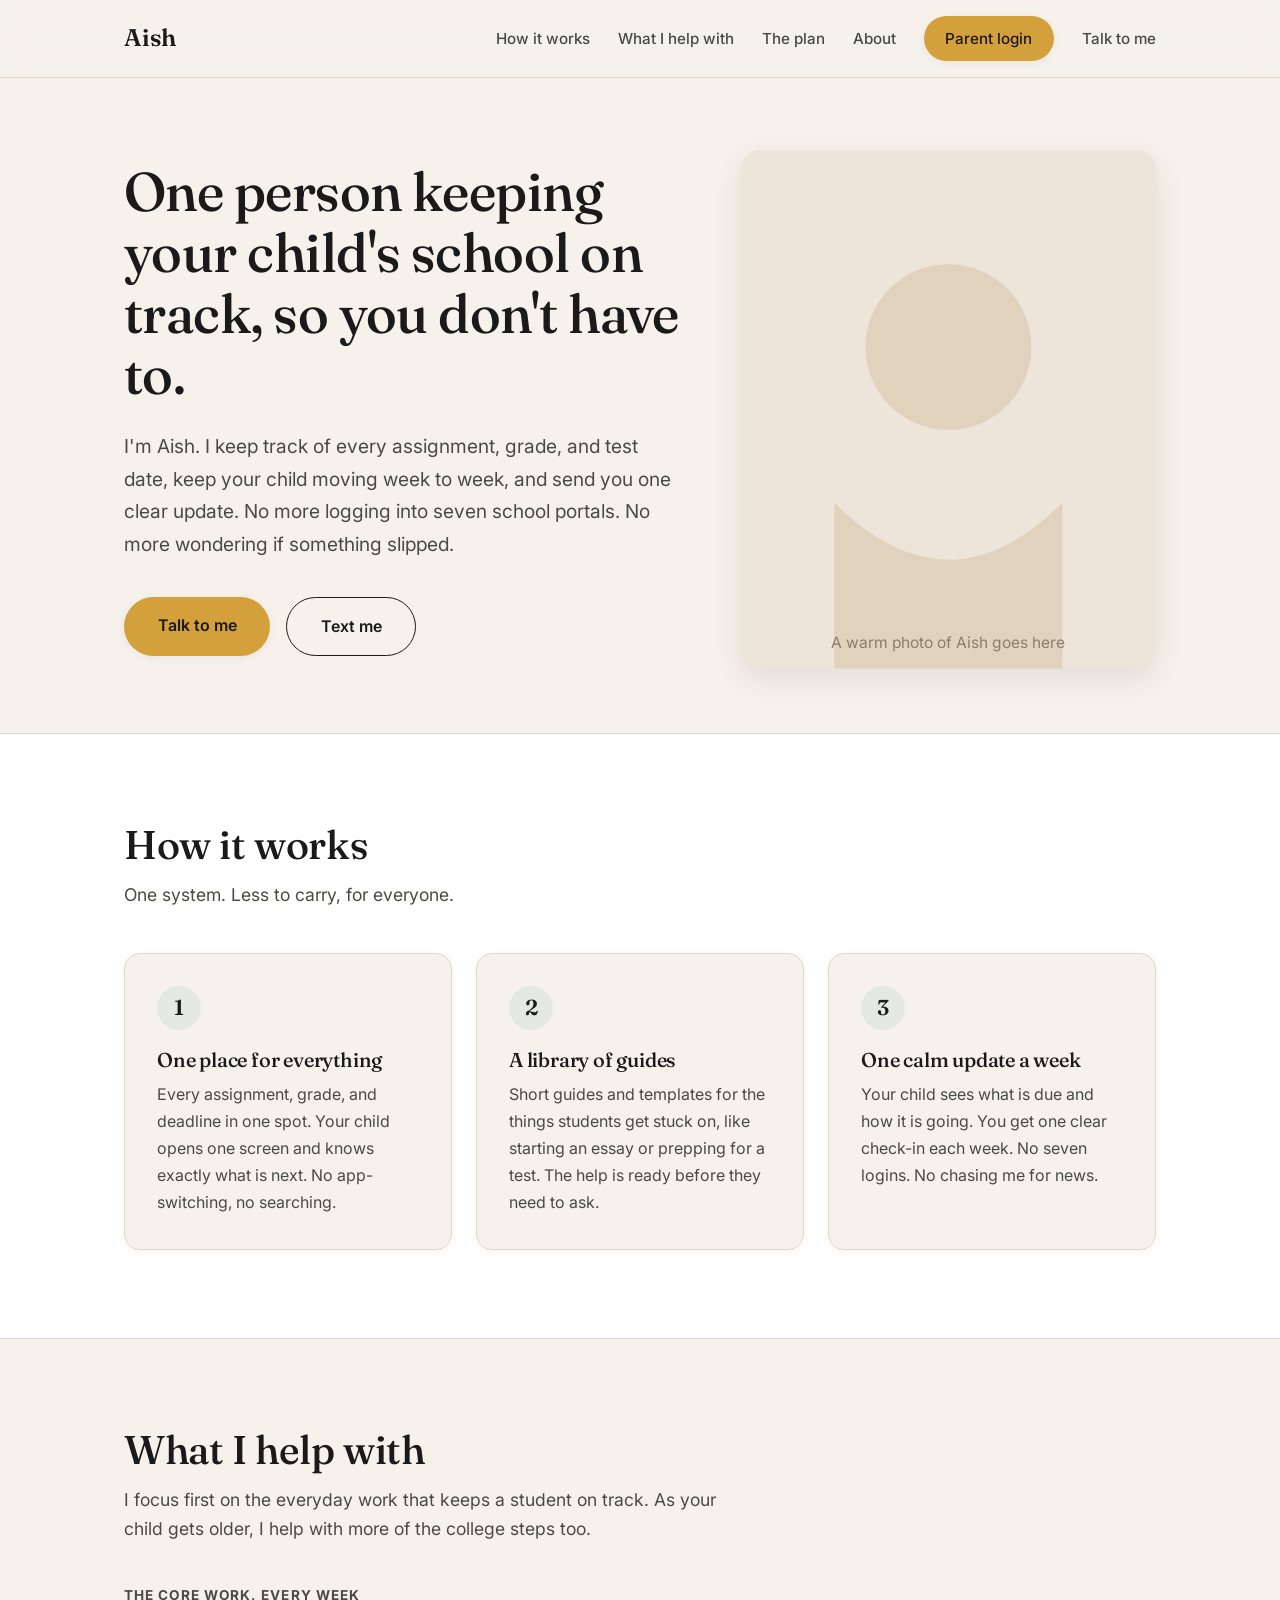
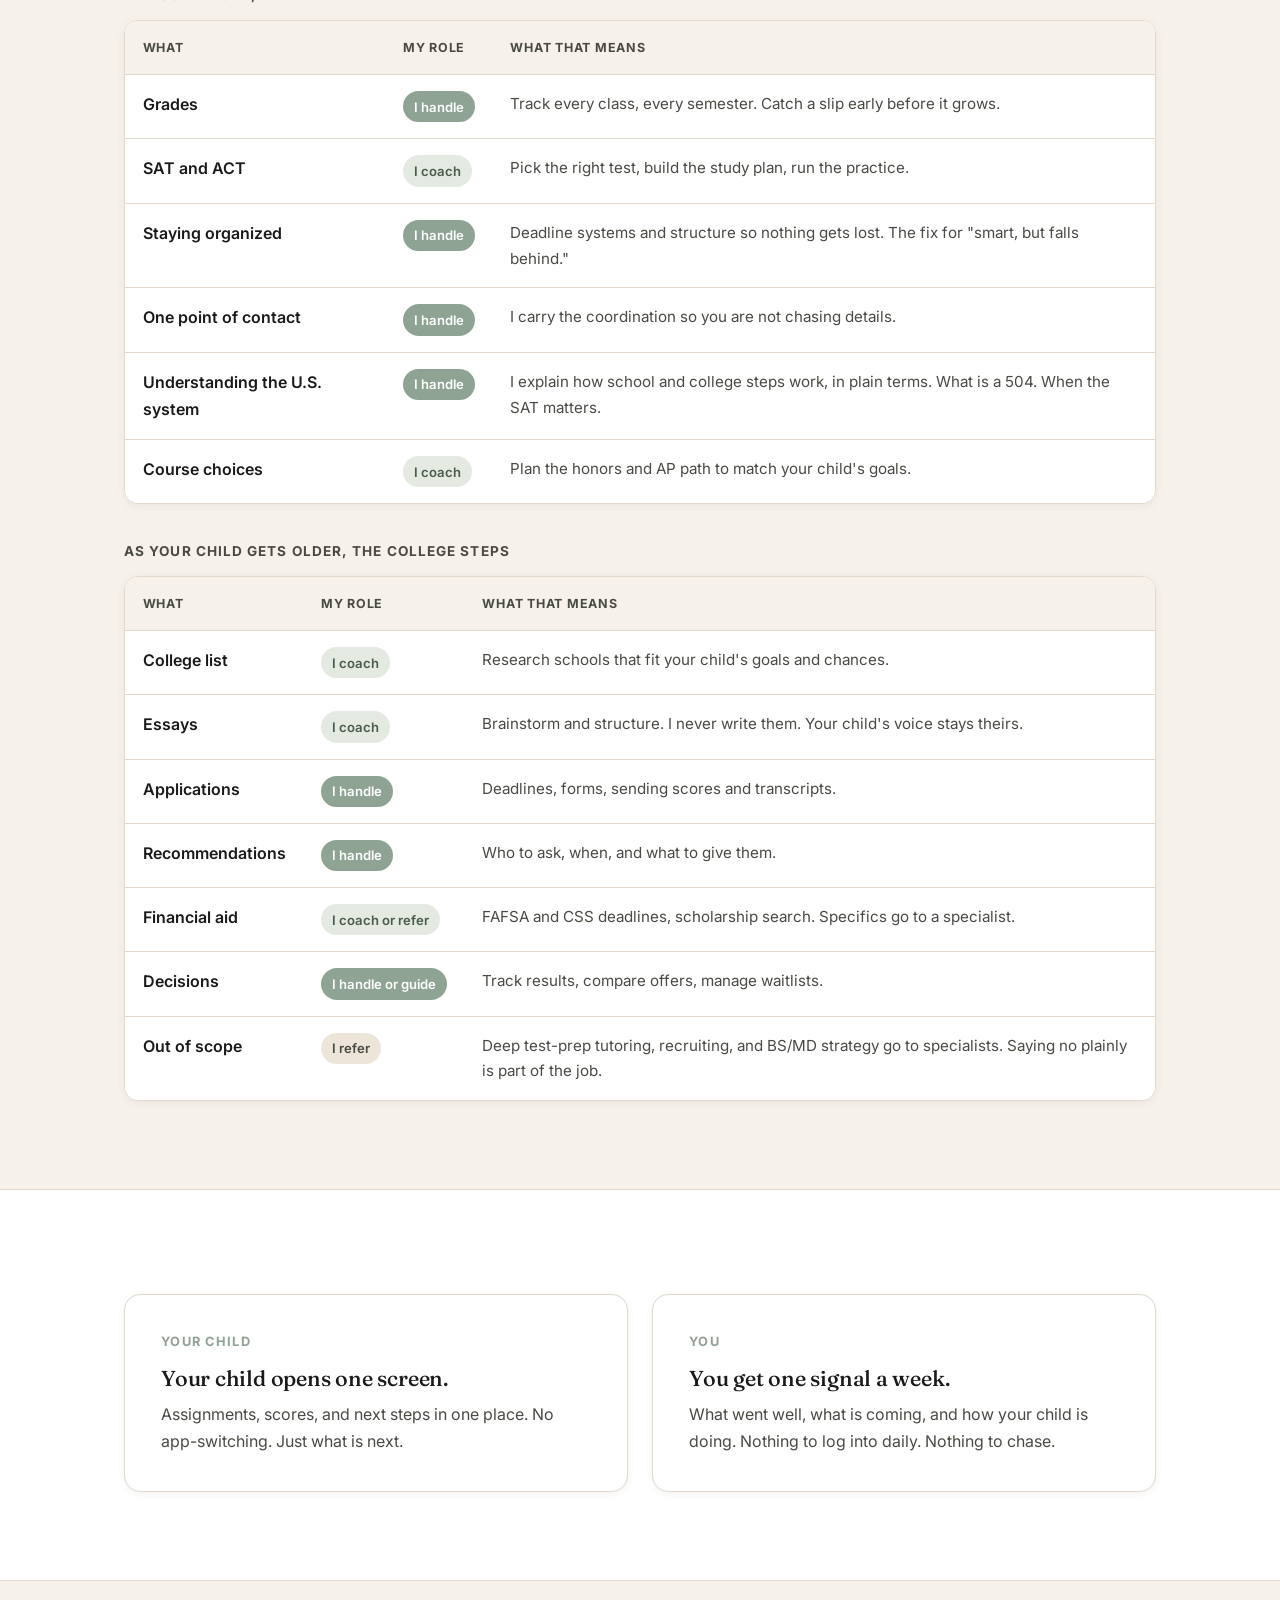
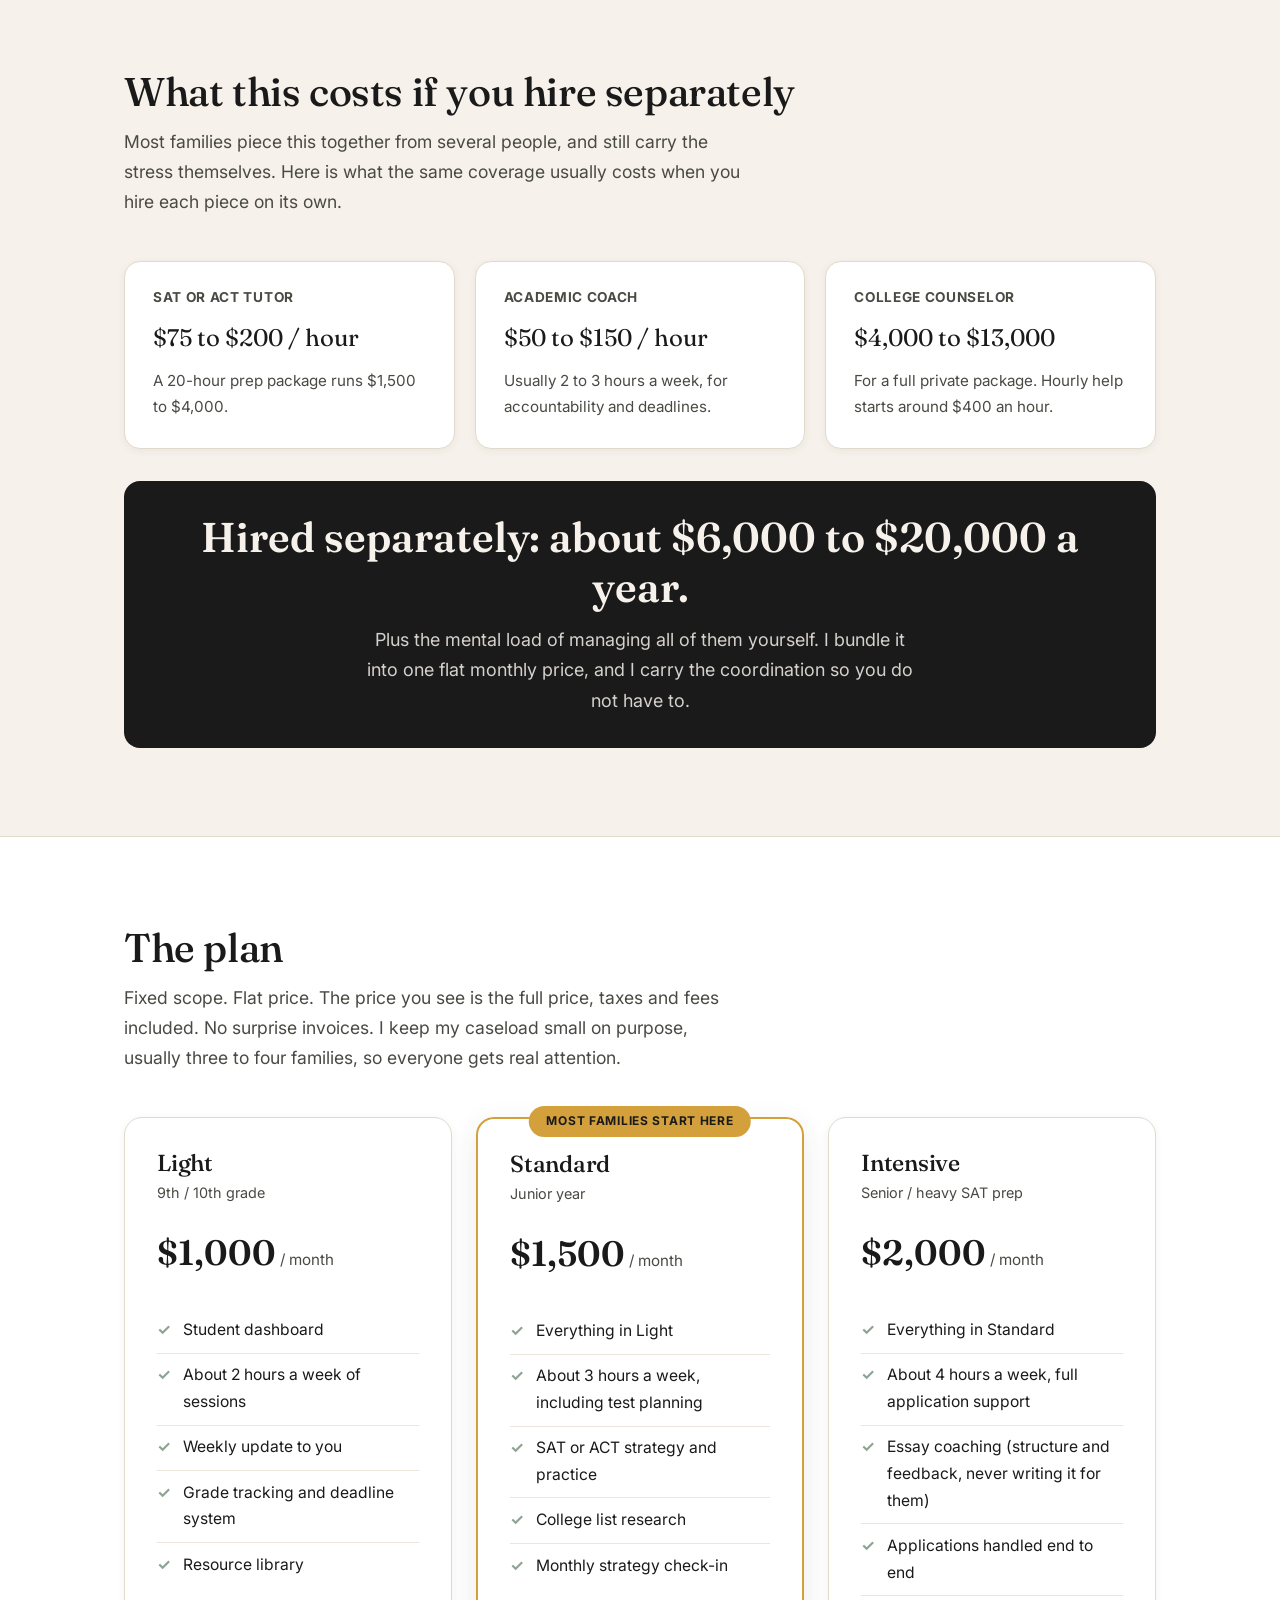
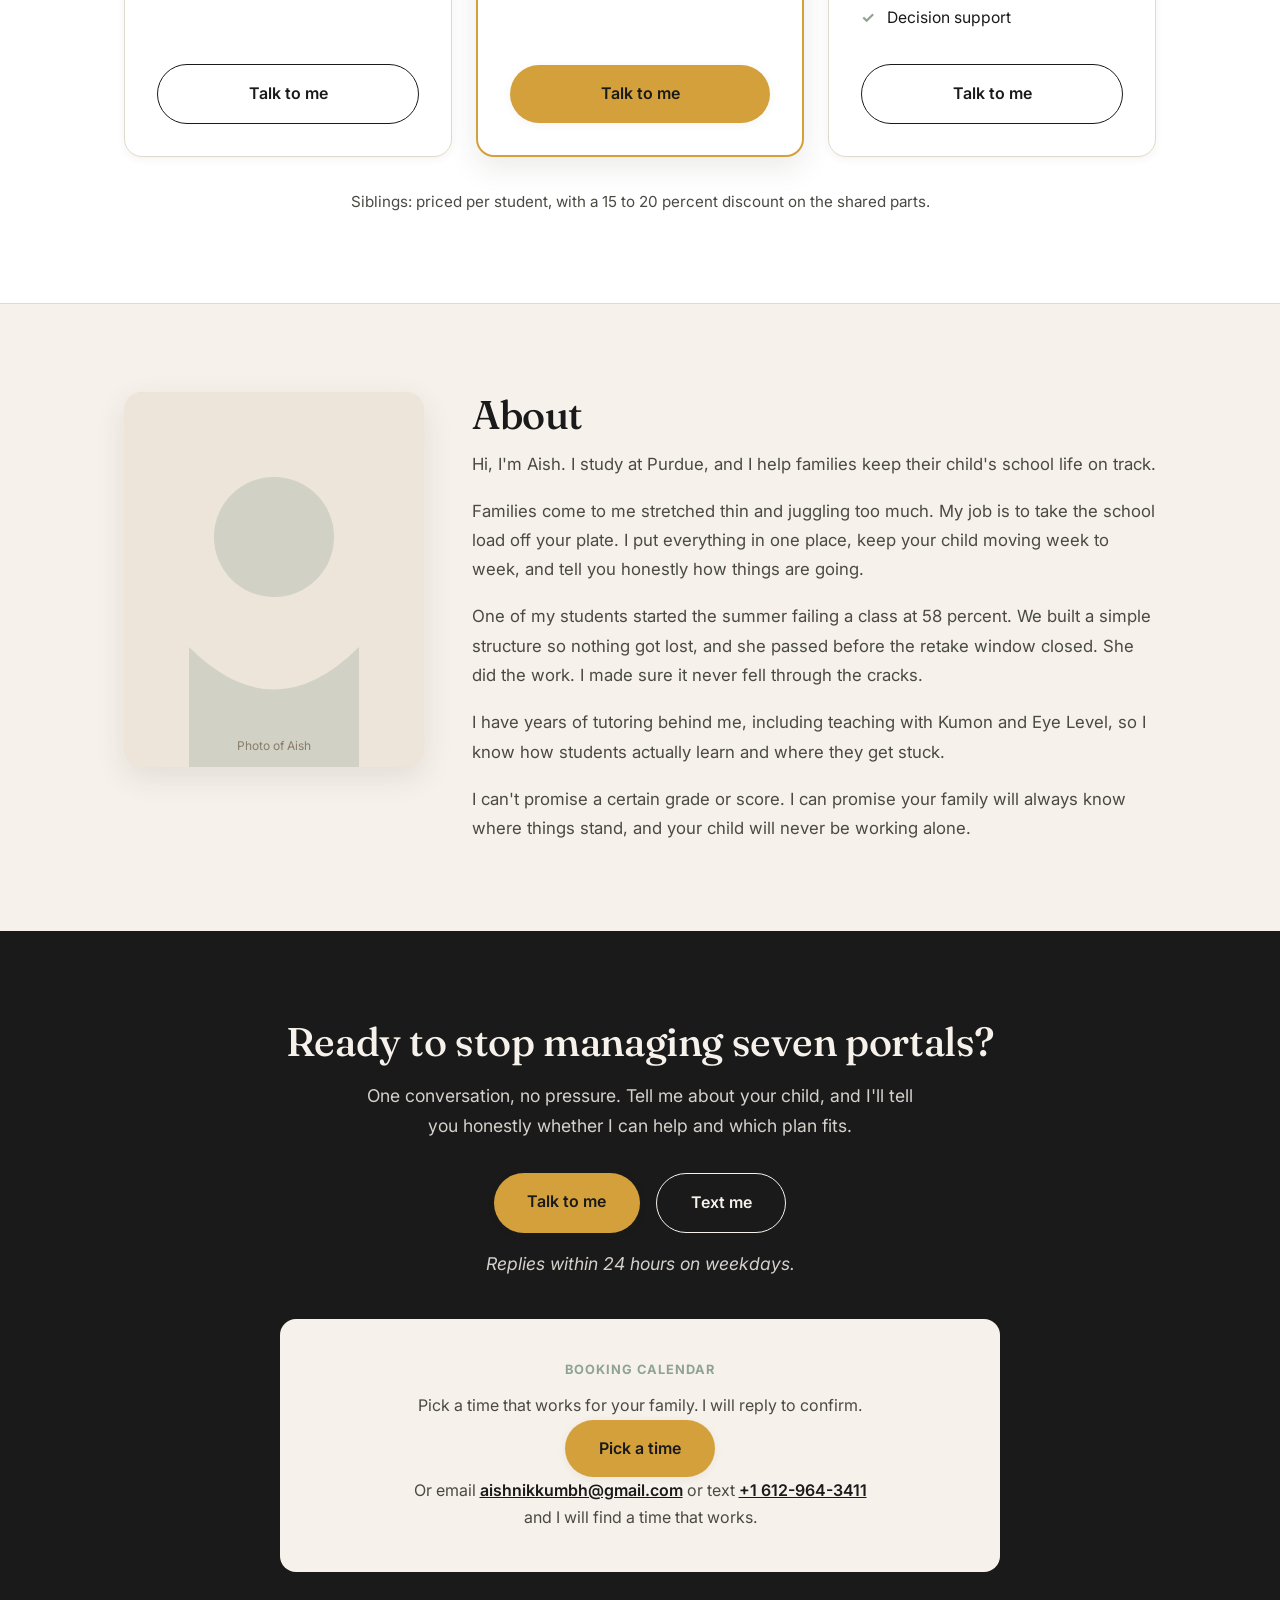
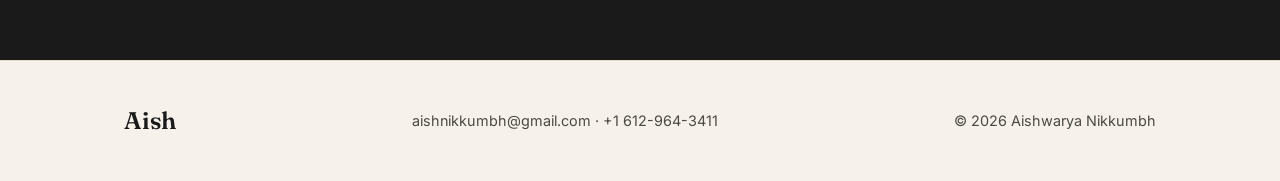
<file: index.html>
<!DOCTYPE html>
<html lang="en">
<head>
<meta charset="UTF-8">
<meta name="viewport" content="width=device-width, initial-scale=1.0">
<title>Aish — One person keeping your child's school on track</title>
<meta name="description" content="I keep track of every assignment, grade, and test date, keep your child moving week to week, and send you one clear update. One trusted point of contact for your child's school life.">
<link rel="preconnect" href="https://fonts.googleapis.com">
<link rel="preconnect" href="https://fonts.gstatic.com" crossorigin>
<link href="https://fonts.googleapis.com/css2?family=Fraunces:opsz,wght@9..144,400;9..144,500;9..144,600&family=Inter:wght@400;500;600;700&display=swap" rel="stylesheet">
<link rel="stylesheet" href="/css/style.css">
</head>
<body>

  <!-- Navigation -->
  <nav class="nav">
    <div class="container nav-inner">
      <a href="/" class="logo">Aish</a>
      <div class="nav-links">
        <a href="#how-it-works">How it works</a>
        <a href="#what-i-help-with">What I help with</a>
        <a href="#the-plan">The plan</a>
        <a href="#about">About</a>
        <a href="/login" class="nav-cta">Parent login</a>
        <a href="#talk">Talk to me</a>
      </div>
    </div>
  </nav>

  <!-- Hero -->
  <section class="hero">
    <div class="container">
      <div class="hero-grid">
        <div class="hero-content">
          <h1>One person keeping your child's school on track, so you don't have to.</h1>
          <p class="hero-sub">I'm Aish. I keep track of every assignment, grade, and test date, keep your child moving week to week, and send you one clear update. No more logging into seven school portals. No more wondering if something slipped.</p>
          <div class="hero-actions">
            <a href="#talk" class="btn-primary">Talk to me</a>
            <a href="sms:+16129643411" class="btn-secondary">Text me</a>
          </div>
        </div>
        <div class="hero-photo">
          <!-- Replace with a real, warm photo of Aish. This is the single most important element on the page. -->
          <svg class="photo-placeholder" viewBox="0 0 400 500" xmlns="http://www.w3.org/2000/svg" role="img" aria-label="Photo of Aish goes here">
            <rect width="400" height="500" fill="#EDE5D9"/>
            <circle cx="200" cy="190" r="80" fill="#C4A77D" opacity="0.30"/>
            <path d="M 90 340 Q 200 450 310 340 L 310 500 L 90 500 Z" fill="#C4A77D" opacity="0.30"/>
            <text x="200" y="480" text-anchor="middle" font-family="Inter, sans-serif" font-size="15" fill="#8a7d6a">A warm photo of Aish goes here</text>
          </svg>
        </div>
      </div>
    </div>
  </section>

  <!-- How it works -->
  <section id="how-it-works" class="section-white">
    <div class="container">
      <h2>How it works</h2>
      <p class="section-sub">One system. Less to carry, for everyone.</p>
      <div class="pillars">
        <div class="pillar">
          <span class="pillar-num">1</span>
          <h3>One place for everything</h3>
          <p>Every assignment, grade, and deadline in one spot. Your child opens one screen and knows exactly what is next. No app-switching, no searching.</p>
        </div>
        <div class="pillar">
          <span class="pillar-num">2</span>
          <h3>A library of guides</h3>
          <p>Short guides and templates for the things students get stuck on, like starting an essay or prepping for a test. The help is ready before they need to ask.</p>
        </div>
        <div class="pillar">
          <span class="pillar-num">3</span>
          <h3>One calm update a week</h3>
          <p>Your child sees what is due and how it is going. You get one clear check-in each week. No seven logins. No chasing me for news.</p>
        </div>
      </div>
    </div>
  </section>

  <!-- What I help with -->
  <section id="what-i-help-with">
    <div class="container">
      <h2>What I help with</h2>
      <p class="section-sub">I focus first on the everyday work that keeps a student on track. As your child gets older, I help with more of the college steps too.</p>

      <div class="help-block">
        <h3>The core work, every week</h3>
        <div class="table-wrapper">
          <table class="help-table">
            <thead>
              <tr><th>What</th><th>My role</th><th>What that means</th></tr>
            </thead>
            <tbody>
              <tr>
                <td>Grades</td>
                <td><span class="tag tag-handle">I handle</span></td>
                <td><p>Track every class, every semester. Catch a slip early before it grows.</p></td>
              </tr>
              <tr>
                <td>SAT and ACT</td>
                <td><span class="tag tag-coach">I coach</span></td>
                <td><p>Pick the right test, build the study plan, run the practice.</p></td>
              </tr>
              <tr>
                <td>Staying organized</td>
                <td><span class="tag tag-handle">I handle</span></td>
                <td><p>Deadline systems and structure so nothing gets lost. The fix for "smart, but falls behind."</p></td>
              </tr>
              <tr>
                <td>One point of contact</td>
                <td><span class="tag tag-handle">I handle</span></td>
                <td><p>I carry the coordination so you are not chasing details.</p></td>
              </tr>
              <tr>
                <td>Understanding the U.S. system</td>
                <td><span class="tag tag-handle">I handle</span></td>
                <td><p>I explain how school and college steps work, in plain terms. What is a 504. When the SAT matters.</p></td>
              </tr>
              <tr>
                <td>Course choices</td>
                <td><span class="tag tag-coach">I coach</span></td>
                <td><p>Plan the honors and AP path to match your child's goals.</p></td>
              </tr>
            </tbody>
          </table>
        </div>
      </div>

      <div class="help-block">
        <h3>As your child gets older, the college steps</h3>
        <div class="table-wrapper">
          <table class="help-table">
            <thead>
              <tr><th>What</th><th>My role</th><th>What that means</th></tr>
            </thead>
            <tbody>
              <tr>
                <td>College list</td>
                <td><span class="tag tag-coach">I coach</span></td>
                <td><p>Research schools that fit your child's goals and chances.</p></td>
              </tr>
              <tr>
                <td>Essays</td>
                <td><span class="tag tag-coach">I coach</span></td>
                <td><p>Brainstorm and structure. I never write them. Your child's voice stays theirs.</p></td>
              </tr>
              <tr>
                <td>Applications</td>
                <td><span class="tag tag-handle">I handle</span></td>
                <td><p>Deadlines, forms, sending scores and transcripts.</p></td>
              </tr>
              <tr>
                <td>Recommendations</td>
                <td><span class="tag tag-handle">I handle</span></td>
                <td><p>Who to ask, when, and what to give them.</p></td>
              </tr>
              <tr>
                <td>Financial aid</td>
                <td><span class="tag tag-coach">I coach or refer</span></td>
                <td><p>FAFSA and CSS deadlines, scholarship search. Specifics go to a specialist.</p></td>
              </tr>
              <tr>
                <td>Decisions</td>
                <td><span class="tag tag-handle">I handle or guide</span></td>
                <td><p>Track results, compare offers, manage waitlists.</p></td>
              </tr>
              <tr>
                <td>Out of scope</td>
                <td><span class="tag tag-refer">I refer</span></td>
                <td><p>Deep test-prep tutoring, recruiting, and BS/MD strategy go to specialists. Saying no plainly is part of the job.</p></td>
              </tr>
            </tbody>
          </table>
        </div>
      </div>
    </div>
  </section>

  <!-- The two views -->
  <section id="views" class="section-white">
    <div class="container">
      <div class="views-grid">
        <div class="view">
          <div class="view-label">Your child</div>
          <h3>Your child opens one screen.</h3>
          <p>Assignments, scores, and next steps in one place. No app-switching. Just what is next.</p>
        </div>
        <div class="view">
          <div class="view-label">You</div>
          <h3>You get one signal a week.</h3>
          <p>What went well, what is coming, and how your child is doing. Nothing to log into daily. Nothing to chase.</p>
        </div>
      </div>
    </div>
  </section>

  <!-- Cost comparison -->
  <section id="cost">
    <div class="container">
      <h2>What this costs if you hire separately</h2>
      <p class="section-sub">Most families piece this together from several people, and still carry the stress themselves. Here is what the same coverage usually costs when you hire each piece on its own.</p>
      <div class="cost-grid">
        <div class="cost-col">
          <h3>SAT or ACT tutor</h3>
          <div class="price">$75 to $200 / hour</div>
          <p class="cost-note">A 20-hour prep package runs $1,500 to $4,000.</p>
        </div>
        <div class="cost-col">
          <h3>Academic coach</h3>
          <div class="price">$50 to $150 / hour</div>
          <p class="cost-note">Usually 2 to 3 hours a week, for accountability and deadlines.</p>
        </div>
        <div class="cost-col">
          <h3>College counselor</h3>
          <div class="price">$4,000 to $13,000</div>
          <p class="cost-note">For a full private package. Hourly help starts around $400 an hour.</p>
        </div>
      </div>
      <div class="cost-total">
        <div class="cost-total-price">Hired separately: about $6,000 to $20,000 a year.</div>
        <p>Plus the mental load of managing all of them yourself. I bundle it into one flat monthly price, and I carry the coordination so you do not have to.</p>
      </div>
    </div>
  </section>

  <!-- The plan -->
  <section id="the-plan" class="section-white">
    <div class="container">
      <h2>The plan</h2>
      <p class="section-sub">Fixed scope. Flat price. The price you see is the full price, taxes and fees included. No surprise invoices. I keep my caseload small on purpose, usually three to four families, so everyone gets real attention.</p>
      <div class="tier-grid">
        <div class="tier">
          <h3>Light</h3>
          <p class="tier-grade">9th / 10th grade</p>
          <div class="tier-price">$1,000<span> / month</span></div>
          <ul class="tier-features">
            <li>Student dashboard</li>
            <li>About 2 hours a week of sessions</li>
            <li>Weekly update to you</li>
            <li>Grade tracking and deadline system</li>
            <li>Resource library</li>
          </ul>
          <a href="#talk" class="btn-secondary tier-cta">Talk to me</a>
        </div>
        <div class="tier tier-featured">
          <div class="tier-badge">Most families start here</div>
          <h3>Standard</h3>
          <p class="tier-grade">Junior year</p>
          <div class="tier-price">$1,500<span> / month</span></div>
          <ul class="tier-features">
            <li>Everything in Light</li>
            <li>About 3 hours a week, including test planning</li>
            <li>SAT or ACT strategy and practice</li>
            <li>College list research</li>
            <li>Monthly strategy check-in</li>
          </ul>
          <a href="#talk" class="btn-primary tier-cta">Talk to me</a>
        </div>
        <div class="tier">
          <h3>Intensive</h3>
          <p class="tier-grade">Senior / heavy SAT prep</p>
          <div class="tier-price">$2,000<span> / month</span></div>
          <ul class="tier-features">
            <li>Everything in Standard</li>
            <li>About 4 hours a week, full application support</li>
            <li>Essay coaching (structure and feedback, never writing it for them)</li>
            <li>Applications handled end to end</li>
            <li>Decision support</li>
          </ul>
          <a href="#talk" class="btn-secondary tier-cta">Talk to me</a>
        </div>
      </div>
      <p class="tiers-note">Siblings: priced per student, with a 15 to 20 percent discount on the shared parts.</p>
    </div>
  </section>

  <!-- About -->
  <section id="about">
    <div class="container">
      <div class="about-grid">
        <div class="about-photo">
          <!-- Replace with a real, warm photo of Aish -->
          <svg class="photo-placeholder" viewBox="0 0 300 375" xmlns="http://www.w3.org/2000/svg" role="img" aria-label="Photo of Aish goes here">
            <rect width="300" height="375" fill="#EDE5D9"/>
            <circle cx="150" cy="145" r="60" fill="#8FA394" opacity="0.30"/>
            <path d="M 65 255 Q 150 340 235 255 L 235 375 L 65 375 Z" fill="#8FA394" opacity="0.30"/>
            <text x="150" y="358" text-anchor="middle" font-family="Inter, sans-serif" font-size="12" fill="#8a7d6a">Photo of Aish</text>
          </svg>
        </div>
        <div class="about-text">
          <h2>About</h2>
          <p>Hi, I'm Aish. I study at Purdue, and I help families keep their child's school life on track.</p>
          <p>Families come to me stretched thin and juggling too much. My job is to take the school load off your plate. I put everything in one place, keep your child moving week to week, and tell you honestly how things are going.</p>
          <p>One of my students started the summer failing a class at 58 percent. We built a simple structure so nothing got lost, and she passed before the retake window closed. She did the work. I made sure it never fell through the cracks.</p>
          <p>I have years of tutoring behind me, including teaching with Kumon and Eye Level, so I know how students actually learn and where they get stuck.</p>
          <p>I can't promise a certain grade or score. I can promise your family will always know where things stand, and your child will never be working alone.</p>
        </div>
      </div>
    </div>
  </section>

  <!-- Talk to me / booking -->
  <section id="talk" class="talk">
    <div class="container">
      <h2>Ready to stop managing seven portals?</h2>
      <p>One conversation, no pressure. Tell me about your child, and I'll tell you honestly whether I can help and which plan fits.</p>
      <div class="talk-actions">
        <a href="#booking" class="btn-primary">Talk to me</a>
        <a href="sms:+16129643411" class="btn-secondary">Text me</a>
      </div>
      <p class="talk-small">Replies within 24 hours on weekdays.</p>

      <!-- Booking calendar. Cal.com inline embed will go here. Replace the snippet with your real embed from Cal.com settings. -->
      <div class="booking-embed" id="booking">
        <div class="placeholder-label">Booking calendar</div>
        <p>Pick a time that works for your family. I will reply to confirm.</p>

        <!-- Cal link button begins -->
        <a href="https://cal.com/aishwarya-nikkumbh/intro-call" target="_blank" rel="noopener noreferrer" class="btn-primary">Pick a time</a>
        <!-- Cal link button ends -->

        <p class="booking-fallback">Or email <a href="mailto:aishnikkumbh@gmail.com">aishnikkumbh@gmail.com</a> or text <a href="sms:+16129643411">+1 612-964-3411</a> and I will find a time that works.</p>
      </div>
    </div>
  </section>

  <!-- Footer -->
  <footer class="footer">
    <div class="container">
      <div class="footer-inner">
        <span class="logo">Aish</span>
        <span class="footer-contact">aishnikkumbh@gmail.com · +1 612-964-3411</span>
        <span class="footer-copy">© 2026 Aishwarya Nikkumbh</span>
      </div>
    </div>
  </footer>

</body>
</html>
</file>
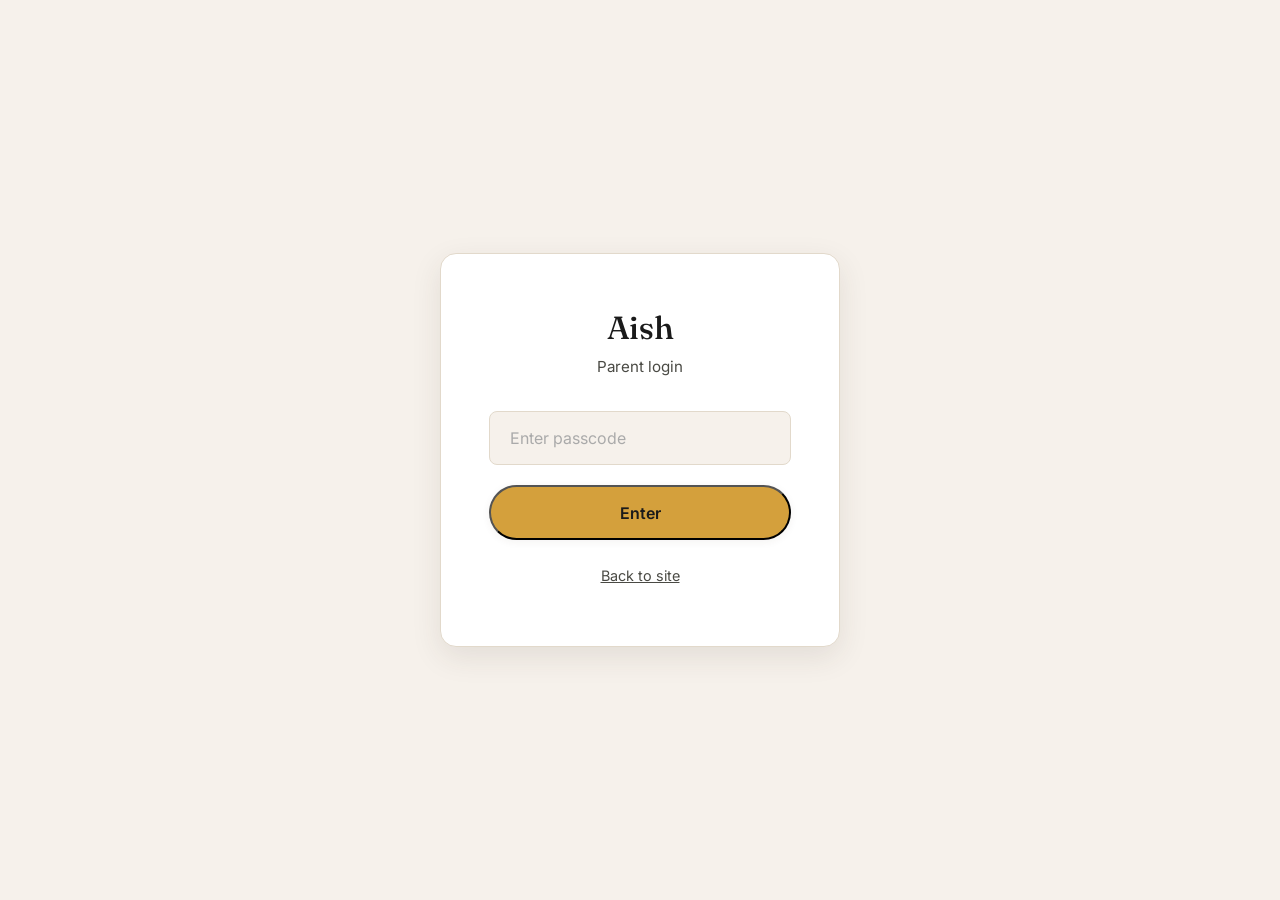
<file: login.html>
<!DOCTYPE html>
<html lang="en">
<head>
<meta charset="UTF-8">
<meta name="viewport" content="width=device-width, initial-scale=1.0">
<title>Signal — Parent login</title>
<link rel="preconnect" href="https://fonts.googleapis.com">
<link rel="preconnect" href="https://fonts.gstatic.com" crossorigin>
<link href="https://fonts.googleapis.com/css2?family=Fraunces:opsz,wght@9..144,400;9..144,500;9..144,600&family=Inter:wght@400;500;600;700&display=swap" rel="stylesheet">
<link rel="stylesheet" href="/css/style.css">
<style>
.login-wrap {
  min-height: 100vh;
  display: flex;
  align-items: center;
  justify-content: center;
  padding: 2rem;
}
.login-box {
  background: white;
  padding: 3.5rem 3rem;
  border-radius: 16px;
  border: 1px solid var(--border);
  box-shadow: var(--shadow-lg);
  max-width: 400px;
  width: 100%;
  text-align: center;
}
.login-box h1 {
  font-family: 'Fraunces', Georgia, serif;
  font-size: 2rem;
  margin-bottom: 0.5rem;
}
.login-box p {
  color: var(--charcoal-soft);
  margin-bottom: 2rem;
  font-size: 0.95rem;
}
.login-error {
  background: #fef2f2;
  color: #b91c1c;
  padding: 0.75rem;
  border-radius: 6px;
  font-size: 0.9rem;
  margin-bottom: 1rem;
  display: none;
}
.login-error.visible {
  display: block;
}
input[type="password"] {
  width: 100%;
  padding: 1rem 1.25rem;
  border: 1.5px solid var(--border);
  border-radius: 8px;
  font-size: 1rem;
  font-family: 'Inter', sans-serif;
  background: var(--cream);
  color: var(--charcoal);
  outline: none;
  transition: border-color 0.2s;
}
input[type="password"]:focus {
  border-color: var(--terracotta);
}
input[type="password"]::placeholder {
  color: #aaa;
}
.login-submit {
  width: 100%;
  margin-top: 1.25rem;
}
</style>
</head>
<body>

<div class="login-wrap">
  <div class="login-box">
    <h1>Aish</h1>
    <p>Parent login</p>

    <div id="login-error" class="login-error"></div>

    <input
      type="password"
      id="passcode"
      placeholder="Enter passcode"
      autocomplete="off"
    >

    <button class="btn-primary login-submit" onclick="submitLogin()">Enter</button>

    <div style="margin-top:1.25rem">
      <a href="/" style="font-size:0.9rem;color:var(--charcoal-soft);text-decoration:underline">Back to site</a>
    </div>
  </div>
</div>

<script>
const FALLBACK_REDIRECT = '/parent';
const FAMILY_TOKEN = 'I7)13.xZNC`';

document.getElementById('passcode').addEventListener('keydown', e => {
  if (e.key === 'Enter') submitLogin();
});

function submitLogin() {
  const passcode = document.getElementById('passcode').value.trim();
  const errorEl = document.getElementById('login-error');

  fetch('/api/login', {
    method: 'POST',
    headers: { 'Content-Type': 'application/json' },
    body: JSON.stringify({ passcode, type: 'parent' })
  })
  .then(r => r.json())
  .then(data => {
    if (data.success) {
      const redirect = data.redirect || FALLBACK_REDIRECT;
      const target = redirect + (FAMILY_TOKEN ? '?family=' + encodeURIComponent(FAMILY_TOKEN) : '');
      window.location.href = target;
    } else {
      errorEl.textContent = data.error;
      errorEl.classList.add('visible');
    }
  })
  .catch(() => {
    errorEl.textContent = 'Connection error. Try again.';
    errorEl.classList.add('visible');
  });
}
</script>
</body>
</html>
</file>
<file: css/style.css>
/* ===== Aish — Brand System (v2) ===== */
/* Warm, calm, human. Optimized for a stressed, often-ESL parent. */

:root {
  --cream: #F6F1EB;
  --cream-dark: #EDE5D9;
  --charcoal: #1a1a1a;
  --charcoal-soft: #4a4a44;
  --terracotta: #C4A77D;
  --sage: #8FA394;
  --sage-soft: #E4EAE2;
  --amber: #D4A03C;
  --amber-dark: #b9862a;
  --white: #ffffff;
  --border: #E2D9CB;
  --shadow: 0 2px 8px rgba(60, 50, 35, 0.06);
  --shadow-lg: 0 10px 30px rgba(60, 50, 35, 0.10);
}

/* Reset */
*, *::before, *::after { box-sizing: border-box; margin: 0; padding: 0; }
html { scroll-behavior: smooth; }
body {
  font-family: 'Inter', -apple-system, BlinkMacSystemFont, sans-serif;
  background: var(--cream);
  color: var(--charcoal);
  font-size: 18px;
  line-height: 1.7;
  -webkit-font-smoothing: antialiased;
}

/* Typography */
h1, h2, h3, h4 {
  font-family: 'Fraunces', Georgia, serif;
  font-weight: 500;
  line-height: 1.15;
  letter-spacing: -0.01em;
  color: var(--charcoal);
}
h1 { font-size: clamp(2.2rem, 5vw, 3.4rem); line-height: 1.12; }
h2 { font-size: clamp(1.8rem, 3.5vw, 2.5rem); margin-bottom: 0.75rem; }
h3 { font-size: 1.3rem; margin-bottom: 0.5rem; }
p { color: var(--charcoal-soft); line-height: 1.7; }
a { color: inherit; }

/* Layout */
.container {
  max-width: 1080px;
  margin: 0 auto;
  padding: 0 1.5rem;
}
section { padding: 5.5rem 0; position: relative; }
.section-sub {
  font-size: 1.1rem;
  max-width: 620px;
  margin-bottom: 2.75rem;
  color: var(--charcoal-soft);
}

/* Navigation */
.nav {
  position: sticky;
  top: 0;
  z-index: 100;
  background: rgba(246, 241, 235, 0.9);
  backdrop-filter: blur(12px);
  border-bottom: 1px solid var(--border);
  padding: 1rem 0;
}
.nav-inner {
  display: flex;
  justify-content: space-between;
  align-items: center;
  gap: 1.5rem;
}
.logo {
  font-family: 'Fraunces', Georgia, serif;
  font-size: 1.5rem;
  font-weight: 600;
  color: var(--charcoal);
  text-decoration: none;
  letter-spacing: -0.01em;
}
.nav-links {
  display: flex;
  gap: 1.75rem;
  align-items: center;
}
.nav-links a {
  font-size: 0.95rem;
  color: var(--charcoal-soft);
  text-decoration: none;
  font-weight: 500;
  transition: color 0.2s;
  white-space: nowrap;
}
.nav-links a:hover { color: var(--charcoal); }
.nav-cta {
  background: var(--amber);
  color: var(--charcoal) !important;
  padding: 0.6rem 1.35rem;
  border-radius: 999px;
  font-weight: 600;
  box-shadow: var(--shadow);
}
.nav-cta:hover { background: var(--amber-dark); color: var(--white) !important; }

/* Buttons */
.btn-primary, .btn-secondary {
  display: inline-block;
  padding: 0.95rem 2.1rem;
  border-radius: 999px;
  font-size: 1rem;
  font-weight: 600;
  text-decoration: none;
  transition: all 0.2s;
  font-family: 'Inter', sans-serif;
  cursor: pointer;
}
.btn-primary {
  background: var(--amber);
  color: var(--charcoal);
  box-shadow: var(--shadow);
}
.btn-primary:hover { background: var(--amber-dark); color: var(--white); transform: translateY(-1px); }
.btn-secondary {
  background: transparent;
  color: var(--charcoal);
  border: 1.5px solid var(--charcoal);
}
.btn-secondary:hover { background: var(--charcoal); color: var(--cream); }

/* Hero */
.hero { padding: 4.5rem 0 4rem; }
.hero-grid {
  display: grid;
  grid-template-columns: 1.15fr 0.85fr;
  gap: 3.5rem;
  align-items: center;
}
.hero-content { max-width: 620px; }
.hero-sub {
  font-size: 1.2rem;
  margin-top: 1.5rem;
  line-height: 1.7;
  color: var(--charcoal-soft);
}
.hero-actions {
  margin-top: 2.25rem;
  display: flex;
  gap: 1rem;
  flex-wrap: wrap;
}
.hero-photo {
  aspect-ratio: 4 / 5;
  border-radius: 20px;
  overflow: hidden;
  background: var(--cream-dark);
  box-shadow: var(--shadow-lg);
}
.hero-photo img { width: 100%; height: 100%; object-fit: cover; display: block; }
.photo-placeholder { width: 100%; height: 100%; display: block; }

/* Section headers on cream vs white */
.section-white { background: var(--white); border-top: 1px solid var(--border); border-bottom: 1px solid var(--border); }

/* How it works — pillars */
.pillars {
  display: grid;
  grid-template-columns: repeat(3, 1fr);
  gap: 1.5rem;
  margin-top: 2rem;
}
.pillar {
  background: var(--cream);
  border: 1px solid var(--border);
  border-radius: 16px;
  padding: 2rem;
  box-shadow: var(--shadow);
}
.pillar-num {
  display: inline-flex;
  align-items: center;
  justify-content: center;
  width: 44px; height: 44px;
  border-radius: 50%;
  background: var(--sage-soft);
  color: var(--charcoal);
  font-family: 'Fraunces', serif;
  font-size: 1.35rem;
  font-weight: 600;
  margin-bottom: 1.1rem;
}
.pillar h3 { font-family: 'Fraunces', serif; font-size: 1.25rem; margin-bottom: 0.6rem; }
.pillar p { font-size: 1rem; }

/* What I help with — tables */
.help-block { margin-top: 2.5rem; }
.help-block h3 {
  font-family: 'Inter', sans-serif;
  font-size: 0.85rem;
  font-weight: 700;
  text-transform: uppercase;
  letter-spacing: 0.08em;
  color: var(--charcoal-soft);
  margin-bottom: 1rem;
}
.table-wrapper { overflow-x: auto; border-radius: 14px; border: 1px solid var(--border); box-shadow: var(--shadow); }
.help-table {
  width: 100%;
  border-collapse: collapse;
  font-size: 1rem;
  background: var(--white);
  min-width: 640px;
}
.help-table thead { background: var(--cream); }
.help-table th {
  text-align: left;
  padding: 1rem 1.1rem;
  font-family: 'Inter', sans-serif;
  font-weight: 700;
  font-size: 0.78rem;
  text-transform: uppercase;
  letter-spacing: 0.06em;
  color: var(--charcoal-soft);
  border-bottom: 1px solid var(--border);
}
.help-table td {
  padding: 1rem 1.1rem;
  border-bottom: 1px solid var(--border);
  vertical-align: top;
}
.help-table tr:last-child td { border-bottom: none; }
.help-table td:first-child { font-weight: 600; min-width: 140px; }
.help-table td p { font-size: 0.95rem; margin: 0; }

/* Role tags */
.tag { display: inline-block; padding: 0.28rem 0.7rem; border-radius: 999px; font-size: 0.82rem; font-weight: 600; white-space: nowrap; font-family: 'Inter', sans-serif; }
.tag-handle { background: var(--sage); color: var(--white); }
.tag-coach { background: var(--sage-soft); color: #4a5a4c; }
.tag-refer { background: var(--cream-dark); color: var(--charcoal-soft); }

/* The two views */
.views-grid {
  display: grid;
  grid-template-columns: repeat(2, 1fr);
  gap: 1.5rem;
  margin-top: 1rem;
}
.view {
  background: var(--white);
  border: 1px solid var(--border);
  border-radius: 16px;
  padding: 2.25rem;
  box-shadow: var(--shadow);
}
.view-label {
  font-size: 0.8rem;
  font-weight: 700;
  color: var(--sage);
  text-transform: uppercase;
  letter-spacing: 0.1em;
  margin-bottom: 0.85rem;
}
.view h3 { font-family: 'Fraunces', serif; font-size: 1.35rem; margin-bottom: 0.6rem; }
.view p { font-size: 1rem; margin: 0; }

/* Cost comparison */
.cost-grid {
  display: grid;
  grid-template-columns: repeat(3, 1fr);
  gap: 1.25rem;
  margin: 2rem 0;
}
.cost-col {
  background: var(--white);
  border: 1px solid var(--border);
  border-radius: 16px;
  padding: 1.75rem;
  box-shadow: var(--shadow);
}
.cost-col h3 { font-family: 'Inter', sans-serif; font-size: 0.85rem; font-weight: 700; text-transform: uppercase; letter-spacing: 0.05em; color: var(--charcoal-soft); margin-bottom: 0.75rem; }
.cost-col .price { font-family: 'Fraunces', serif; font-size: 1.5rem; color: var(--charcoal); margin-bottom: 0.6rem; }
.cost-note { font-size: 0.95rem; color: var(--charcoal-soft); }
.cost-total {
  background: var(--charcoal);
  color: var(--cream);
  border-radius: 16px;
  padding: 2rem;
  text-align: center;
}
.cost-total-price { font-family: 'Fraunces', serif; font-size: clamp(1.8rem, 4vw, 2.6rem); font-weight: 600; line-height: 1.2; margin-bottom: 0.75rem; }
.cost-total p { color: rgba(246, 241, 235, 0.85); max-width: 560px; margin: 0 auto; }

/* Tiers */
.tier-grid {
  display: grid;
  grid-template-columns: repeat(3, 1fr);
  gap: 1.5rem;
  margin-top: 2rem;
}
.tier {
  background: var(--white);
  border: 1px solid var(--border);
  border-radius: 18px;
  padding: 2rem;
  position: relative;
  display: flex;
  flex-direction: column;
  box-shadow: var(--shadow);
}
.tier-featured { border: 2px solid var(--amber); box-shadow: var(--shadow-lg); }
.tier-badge {
  position: absolute;
  top: -0.85rem; left: 50%;
  transform: translateX(-50%);
  background: var(--amber);
  color: var(--charcoal);
  font-size: 0.75rem;
  font-weight: 700;
  padding: 0.35rem 1.1rem;
  border-radius: 999px;
  text-transform: uppercase;
  letter-spacing: 0.06em;
  white-space: nowrap;
}
.tier h3 { font-family: 'Fraunces', serif; font-size: 1.45rem; margin-bottom: 0.25rem; }
.tier-grade { font-size: 0.9rem; color: var(--charcoal-soft); }
.tier-price { font-family: 'Fraunces', serif; font-size: 2.2rem; font-weight: 600; color: var(--charcoal); margin: 1.1rem 0; }
.tier-price span { font-size: 0.95rem; font-family: 'Inter', sans-serif; color: var(--charcoal-soft); font-weight: 400; }
.tier-features { list-style: none; margin: 0.5rem 0 1.5rem; padding: 0; flex-grow: 1; }
.tier-features li { padding: 0.55rem 0 0.55rem 1.6rem; font-size: 0.98rem; position: relative; border-bottom: 1px solid var(--cream-dark); }
.tier-features li:last-child { border-bottom: none; }
.tier-features li::before { content: "✓"; position: absolute; left: 0; color: var(--sage); font-weight: 700; }
.tier-cta { display: block; text-align: center; margin-top: auto; }
.tiers-note { margin-top: 2rem; font-size: 0.95rem; text-align: center; max-width: 620px; margin-left: auto; margin-right: auto; }

/* About */
.about-grid { display: grid; grid-template-columns: 300px 1fr; gap: 3rem; align-items: start; }
.about-photo { aspect-ratio: 4 / 5; border-radius: 18px; overflow: hidden; background: var(--cream-dark); box-shadow: var(--shadow-lg); }
.about-photo img { width: 100%; height: 100%; object-fit: cover; display: block; }
.about-text p { margin-bottom: 1.1rem; font-size: 1.05rem; line-height: 1.75; }
.about-text p:last-child { margin-bottom: 0; }

/* Talk / booking */
.talk { background: var(--charcoal); color: var(--cream); text-align: center; }
.talk h2 { color: var(--cream); margin-bottom: 1rem; }
.talk > .container > p { max-width: 560px; margin: 0 auto 2rem; color: rgba(246, 241, 235, 0.85); font-size: 1.1rem; }
.talk-actions { display: flex; gap: 1rem; justify-content: center; flex-wrap: wrap; margin-bottom: 1rem; }
.talk-actions .btn-secondary { color: var(--cream); border-color: var(--cream); }
.talk-actions .btn-secondary:hover { background: var(--cream); color: var(--charcoal); }
.talk-small { font-size: 0.9rem; color: rgba(246, 241, 235, 0.7); font-style: italic; }
.booking-embed {
  max-width: 720px;
  margin: 2.5rem auto 0;
  background: var(--cream);
  border-radius: 16px;
  padding: 2.5rem 2rem;
  color: var(--charcoal);
}
.booking-embed .placeholder-label { font-size: 0.8rem; font-weight: 700; text-transform: uppercase; letter-spacing: 0.08em; color: var(--sage); margin-bottom: 0.75rem; }
.booking-embed p { color: var(--charcoal-soft); font-size: 1rem; margin: 0 auto; max-width: 460px; }
.booking-fallback { margin-top: 1.25rem; font-size: 0.95rem; }
.booking-fallback a { color: var(--charcoal); font-weight: 600; }

/* Footer */
.footer { padding: 2.5rem 0; border-top: 1px solid var(--border); background: var(--cream); }
.footer-inner { display: flex; justify-content: space-between; align-items: center; gap: 1rem; flex-wrap: wrap; font-size: 0.9rem; }
.footer-contact, .footer-copy { color: var(--charcoal-soft); }

/* Responsive */
@media (max-width: 900px) {
  body { font-size: 17px; }
  .nav-links { gap: 1rem; }
  .nav-links a:not(.nav-cta) { display: none; }
  .hero-grid { grid-template-columns: 1fr; gap: 2.5rem; }
  .hero-photo { max-width: 360px; margin: 0 auto; order: -1; }
  .pillars, .views-grid, .cost-grid, .tier-grid { grid-template-columns: 1fr; }
  .about-grid { grid-template-columns: 1fr; }
  .about-photo { max-width: 280px; margin: 0 auto; }
  section { padding: 3.5rem 0; }
}
</file>
